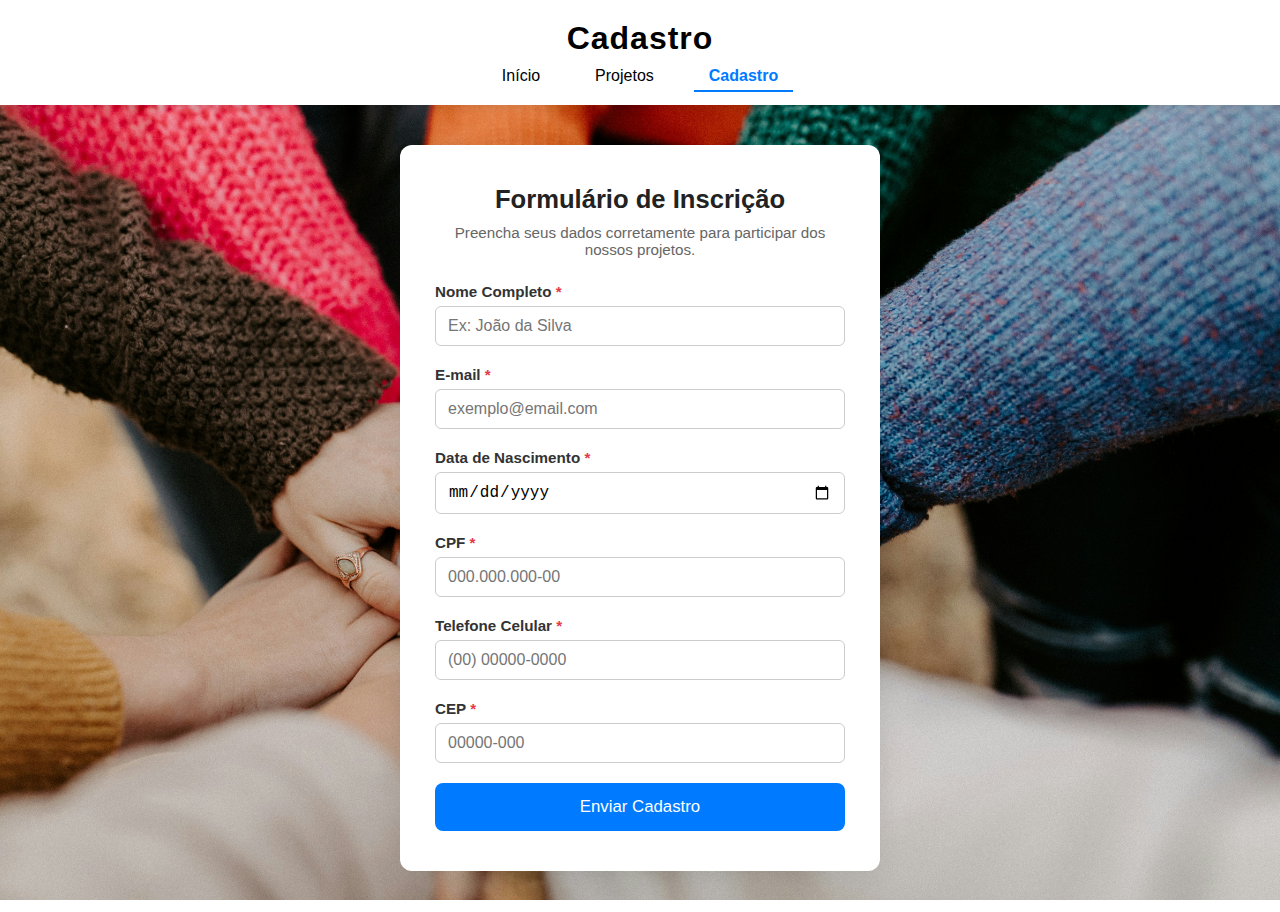
<file: cadastro.html>
<!DOCTYPE html>
<html lang="pt-BR">
<head>
  <meta charset="UTF-8">
  <meta name="viewport" content="width=device-width, initial-scale=1.0">
  <title>Cadastro</title>

  <!-- CSS externo -->
  <link rel="stylesheet" href="css/cadastro.css">
</head>

<body>
  <header>
    <h1>Cadastro</h1>
    <nav>
      <ul>
        <li><a href="index.html">Início</a></li>
        <li><a href="projetos.html">Projetos</a></li>
        <li><a href="cadastro.html" class="ativo">Cadastro</a></li>
      </ul>
    </nav>
  </header>

  <main class="form-container">
    <section class="form-card">
      <h2>Formulário de Inscrição</h2>
      <p>Preencha seus dados corretamente para participar dos nossos projetos.</p>

      <form>
        <div class="form-group">
          <label for="nome">Nome Completo <span>*</span></label>
          <input type="text" id="nome" name="nome" placeholder="Ex: João da Silva" required>
        </div>

        <div class="form-group">
          <label for="email">E-mail <span>*</span></label>
          <input type="email" id="email" name="email" placeholder="exemplo@email.com" required>
        </div>

        <div class="form-group">
          <label for="nascimento">Data de Nascimento <span>*</span></label>
          <input type="date" id="nascimento" name="nascimento" required>
        </div>

        <div class="form-group">
          <label for="cpf">CPF <span>*</span></label>
          <input type="text" id="cpf" name="cpf"
                 pattern="[0-9]{3}\.[0-9]{3}\.[0-9]{3}-[0-9]{2}"
                 placeholder="000.000.000-00"
                 title="Formato: 000.000.000-00" required>
        </div>

        <div class="form-group">
          <label for="telefone">Telefone Celular <span>*</span></label>
          <input type="tel" id="telefone" name="telefone"
                 pattern="\([0-9]{2}\) [0-9]{5}-[0-9]{4}"
                 placeholder="(00) 00000-0000"
                 title="Formato: (00) 00000-0000" required>
        </div>

        <div class="form-group">
          <label for="cep">CEP <span>*</span></label>
          <input type="text" id="cep" name="cep"
                 pattern="[0-9]{5}-[0-9]{3}"
                 placeholder="00000-000"
                 title="Formato: 00000-000" required>
        </div>

        <button type="submit" class="btn-submit">Enviar Cadastro</button>
      </form>
    </section>
  </main>
</body>
</html>
</file>
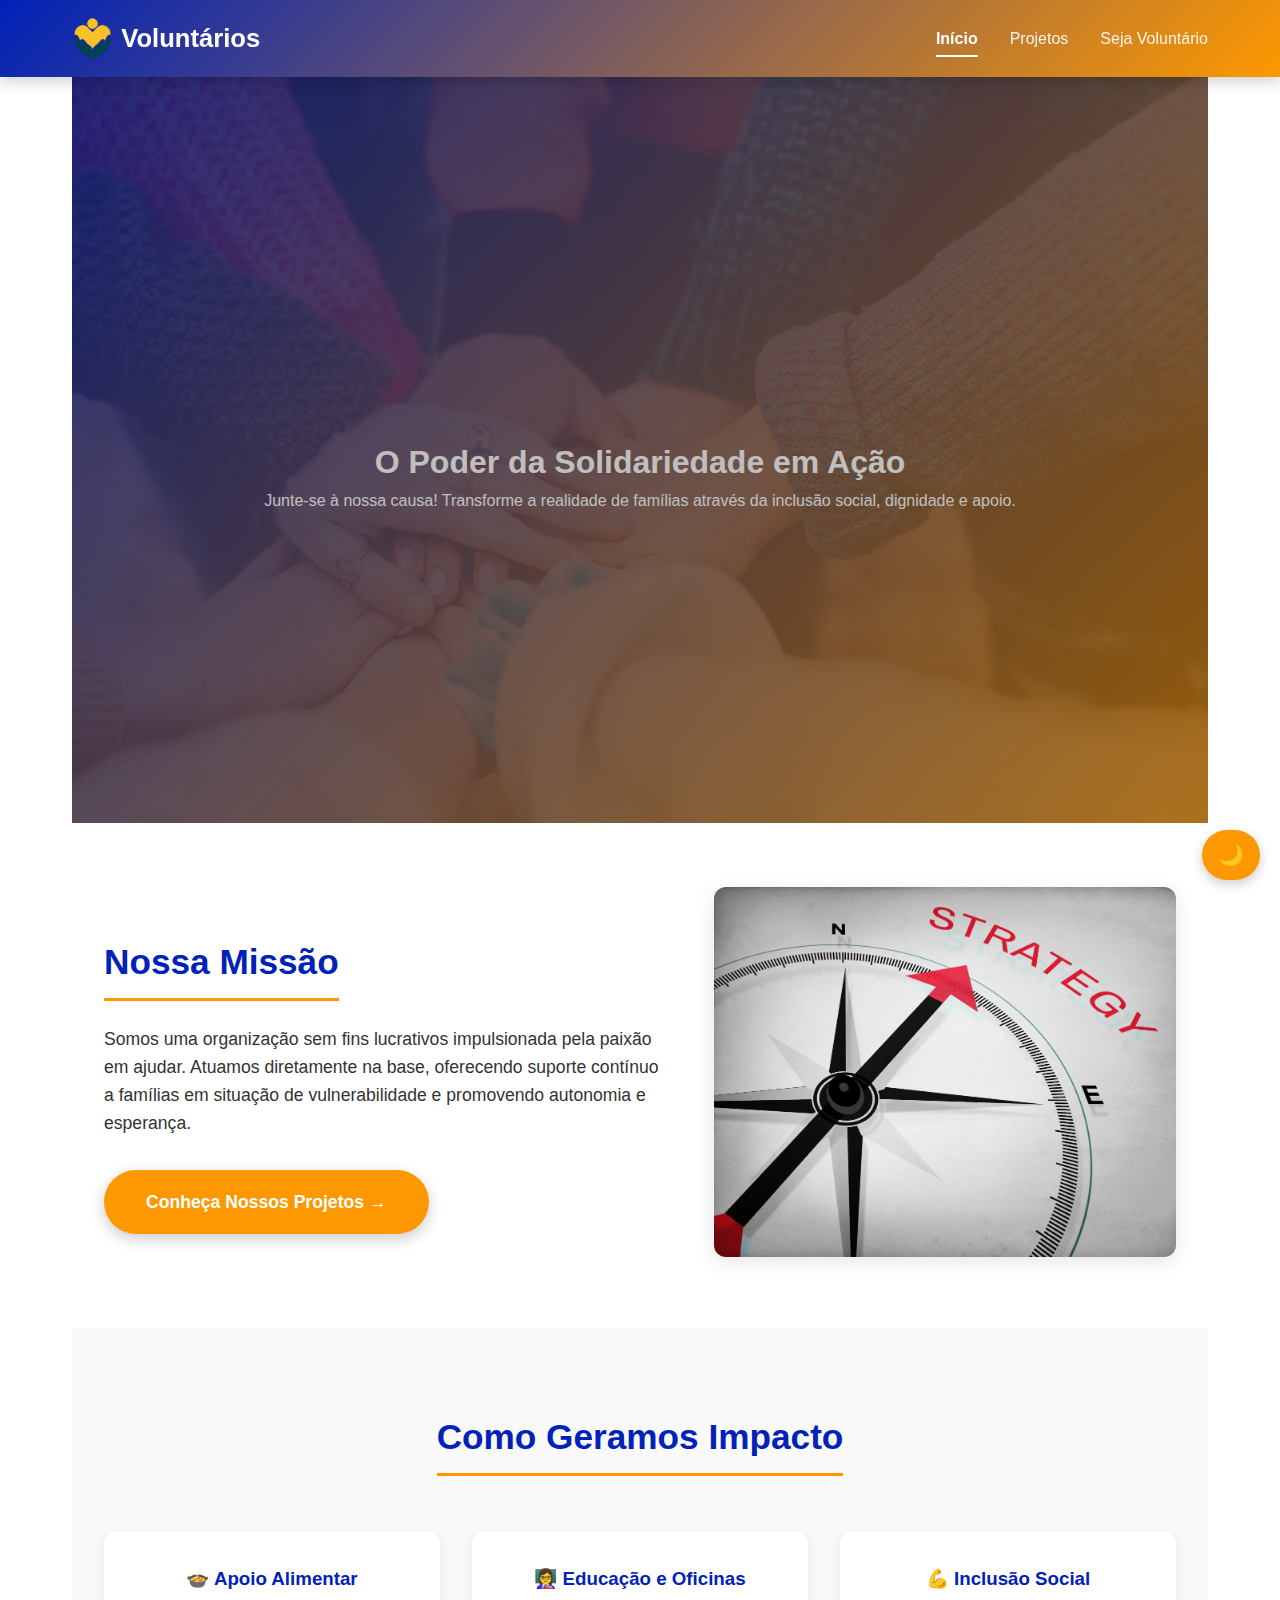
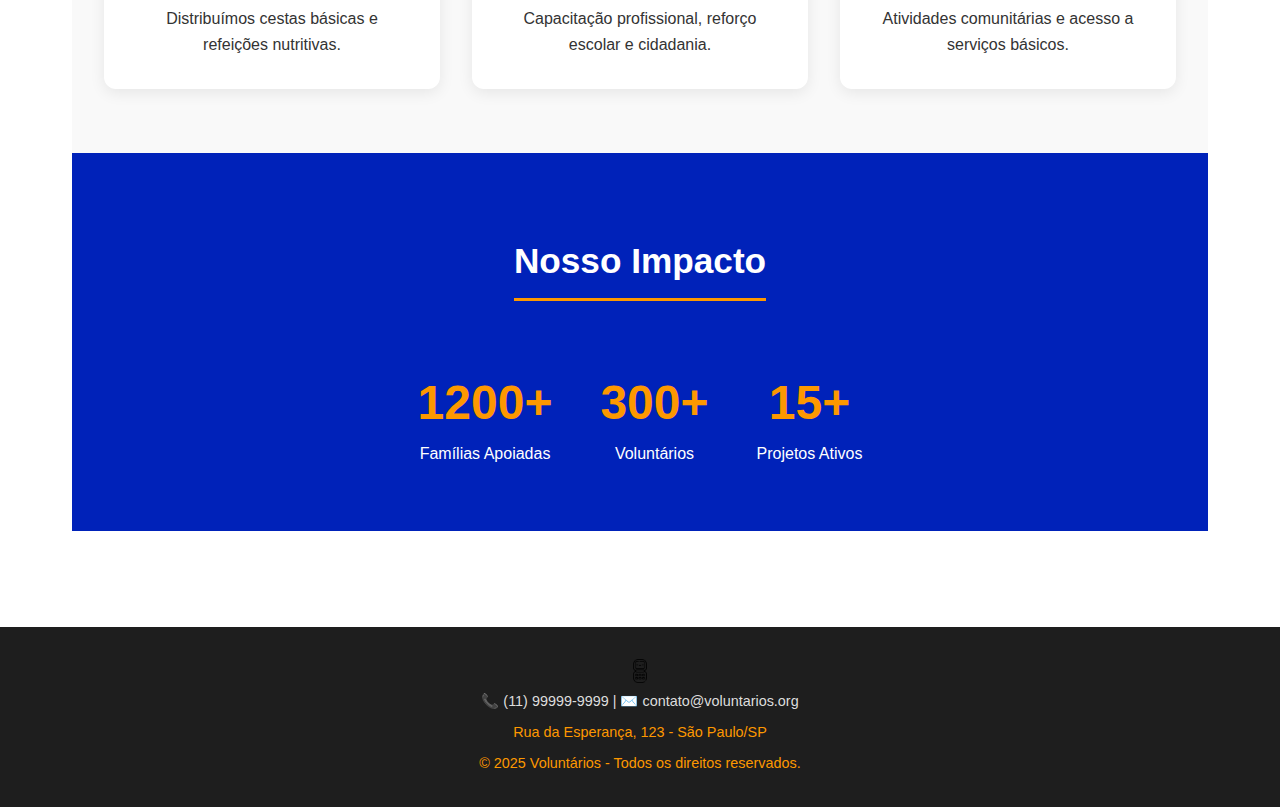
<file: index.min.html>
<!DOCTYPE html><html lang="pt-BR"><head><meta charset="UTF-8"><meta name="viewport" content="width=device-width,initial-scale=1.0"><title>💙 Voluntários | Faça a Diferença</title><meta name="description" content="Voluntários — uma rede solidária que transforma vidas por meio de projetos sociais e inclusão."><meta name="theme-color" content="#0022b9"><meta name="author" content="Projeto Voluntários"><meta name="robots" content="index,follow"><meta http-equiv="Cache-Control" content="max-age=31536000,must-revalidate"><link rel="preload" href="css/style.min.css" as="style"><link rel="preload" href="js/script.min.js" as="script"><link rel="icon" href="img/logo-removebg-preview.png" type="image/png"><link rel="stylesheet" href="css/style.min.css"></head><body><a href="#app" class="skip-to-content">Pular para o conteúdo principal</a><header><nav class="navbar" aria-label="Navegação principal"><div class="logo-container"><img src="img/logo-removebg-preview.png" alt="Logo do projeto Voluntários" class="logo" width="48" height="48" decoding="async"><span class="logo-text">Voluntários</span></div><button class="menu-toggle" aria-controls="navMenu" aria-expanded="false" aria-label="Abrir menu de navegação" onclick="toggleMenu()">☰</button><ul id="navMenu" class="nav-menu"><li><a href="#/home" class="active">Início</a></li><li><a href="#/projetos">Projetos</a></li><li><a href="#/cadastro">Seja Voluntário</a></li></ul></nav></header><main id="app" tabindex="-1" role="main"></main><button id="themeToggle" class="btn-secondary" aria-label="Alternar modo escuro/claro" title="Alternar modo escuro/claro">🌙</button><footer><div class="footer-container"><div class="footer-contact"><img src="img/phone.png" alt="Ícone de telefone" class="footer-icon" loading="lazy" width="24" height="24"><p>📞 (11) 99999-9999 | ✉️ contato@voluntarios.org</p><p>Rua da Esperança, 123 - São Paulo/SP</p></div><div class="footer-copy"><p>© 2025 Voluntários - Todos os direitos reservados.</p></div></div></footer><script src="js/script.min.js" defer></script></body></html>
</file>
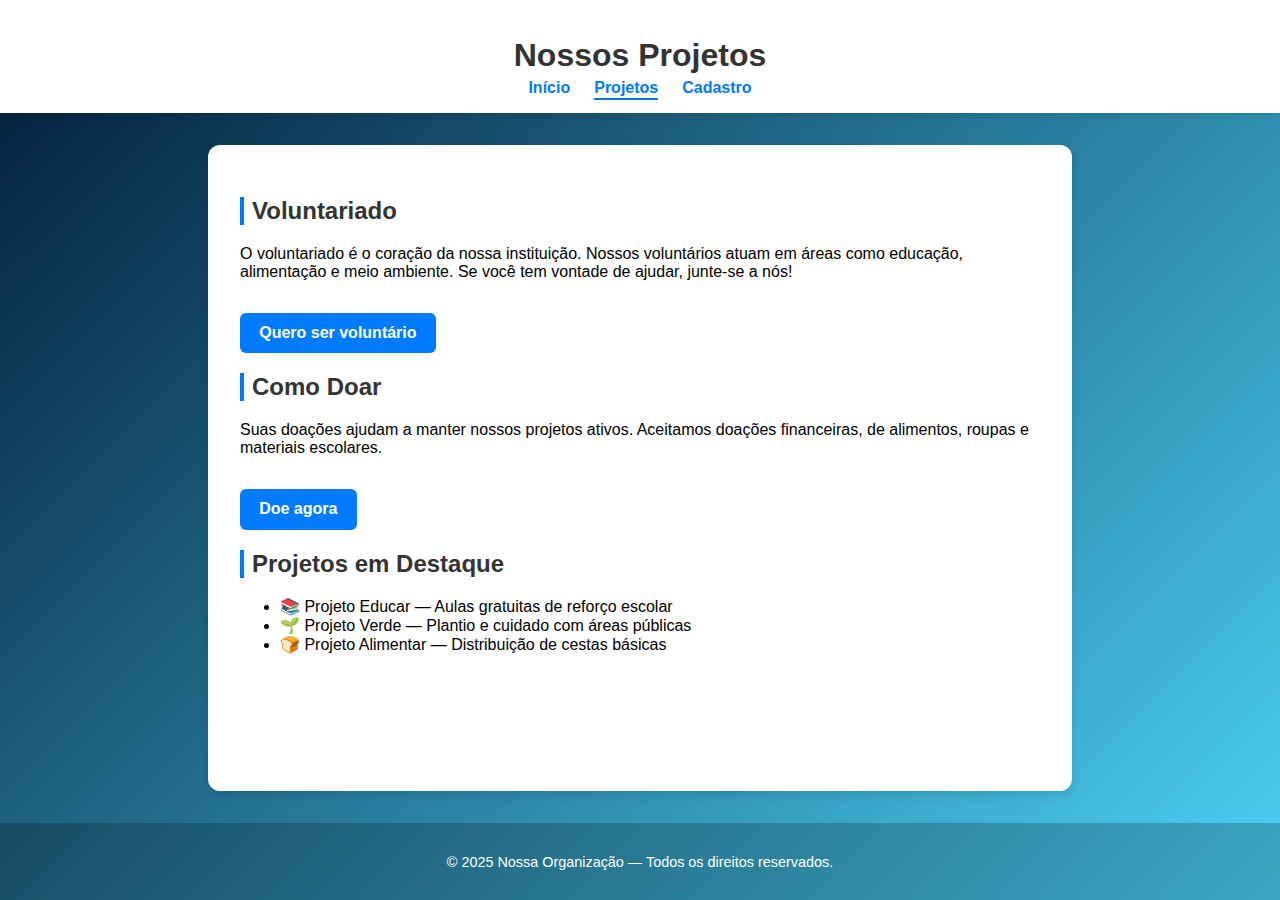
<file: projetos.html>
<!DOCTYPE html>
<html lang="pt-BR">
<head>
  <meta charset="UTF-8">
  <meta name="viewport" content="width=device-width, initial-scale=1.0">
  <title>Projetos Sociais | Nossa Organização</title>
  <link rel="stylesheet" href="css/styleproj.css">
</head>

<body>
  <header>
    <h1>Nossos Projetos</h1>
    <nav>
      <ul>
        <li><a href="index.html">Início</a></li>
        <li><a href="projetos.html" class="ativo">Projetos</a></li>
        <li><a href="cadastro.html">Cadastro</a></li>
      </ul>
    </nav>
  </header>

  <main class="conteudo">
    <section>
      <h2>Voluntariado</h2>
      <p>O voluntariado é o coração da nossa instituição. Nossos voluntários atuam em áreas como educação, alimentação e meio ambiente. Se você tem vontade de ajudar, junte-se a nós!</p>
      <p><a href="cadastro.html" class="botao">Quero ser voluntário</a></p>
    </section>

    <section>
      <h2>Como Doar</h2>
      <p>Suas doações ajudam a manter nossos projetos ativos. Aceitamos doações financeiras, de alimentos, roupas e materiais escolares.</p>
      <p><a href="cadastro.html" class="botao">Doe agora</a></p>
    </section>

    <section>
      <h2>Projetos em Destaque</h2>
      <ul>
        <li>📚 Projeto Educar — Aulas gratuitas de reforço escolar</li>
        <li>🌱 Projeto Verde — Plantio e cuidado com áreas públicas</li>
        <li>🍞 Projeto Alimentar — Distribuição de cestas básicas</li>
      </ul>
    </section>
  </main>

  <footer>
    <p>© 2025 Nossa Organização — Todos os direitos reservados.</p>
  </footer>
</body>
</html>
</file>
<file: css/styleproj.css>
/* Estilo geral */
body {
  font-family: 'Segoe UI', Tahoma, Geneva, Verdana, sans-serif;
  background: linear-gradient(135deg, #011a36, #4bd1f6);
  margin: 0;
  padding: 0;
  min-height: 100vh;
  display: flex;
  flex-direction: column;
}

/* Cabeçalho */
header {
  background: #fff;
  padding: 1rem 0;
  text-align: center;
  box-shadow: 0 2px 8px rgba(0,0,0,0.1);
}

header h1 {
  color: #333;
  margin-bottom: 0.3rem;
}

nav ul {
  list-style: none;
  padding: 0;
  margin: 0;
  display: flex;
  justify-content: center;
  gap: 1.5rem;
}

/* ======== Links do nav com linha animada ======== */
nav a {
  text-decoration: none;
  color: #007bff;
  font-weight: 600;
  padding-bottom: 4px; /* espaço para a linha */
  position: relative;
  transition: color 0.3s;
}

/* Linha animada ao passar o mouse */
nav a::after {
  content: "";
  position: absolute;
  width: 0%;
  height: 2px;
  bottom: 0;
  left: 0;
  background-color: #007bff; /* cor da linha */
  transition: width 0.3s;
}

nav a:hover::after {
  width: 100%;
}

/* Link ativo com linha permanente */
nav a.ativo {
  color: #007bff;
}

nav a.ativo::after {
  width: 100%;
}

/* Conteúdo principal */
main.conteudo {
  flex: 1;
  background: #fff;
  margin: 2rem auto;
  padding: 2rem;
  width: 90%;
  max-width: 800px;
  border-radius: 12px;
  box-shadow: 0 4px 10px rgba(0,0,0,0.1);
  animation: fadeIn 0.8s ease;
}

h2 {
  color: #333;
  border-left: 4px solid #007bff;
  padding-left: 8px;
}

/* Botões e links de ação */
.botao, button {
  display: inline-block;
  padding: 0.7rem 1.2rem;
  margin-top: 1rem;
  background: #007bff;
  color: white;
  border: none;
  border-radius: 6px;
  text-decoration: none;
  font-weight: 600;
  cursor: pointer;
  transition: background 0.3s;
}

.botao:hover, button:hover {
  background: #0056b3;
}

/* Formulário */
form {
  display: flex;
  flex-direction: column;
}

fieldset {
  border: none;
  padding: 0;
}

label {
  margin-top: 1rem;
  margin-bottom: 0.3rem;
  font-weight: 500;
}

input {
  padding: 0.7rem;
  border: 1px solid #ccc;
  border-radius: 6px;
  font-size: 1rem;
  transition: border-color 0.3s;
}

input:focus {
  border-color: #007bff;
  outline: none;
  box-shadow: 0 0 5px rgba(0, 123, 255, 0.3);
}

/* Rodapé */
footer {
  text-align: center;
  color: #fff;
  padding: 1rem;
  font-size: 0.9rem;
  background: rgba(0,0,0,0.2);
  margin-top: auto;
}

/* Animação */
@keyframes fadeIn {
  from {
    opacity: 0;
    transform: translateY(20px);
  }
  to {
    opacity: 1;
    transform: translateY(0);
  }
}

/* Responsividade */
@media (max-width: 600px) {
  main.conteudo {
    padding: 1.2rem;
    margin: 1rem;
  }

  nav ul {
    flex-direction: column;
    gap: 0.8rem;
  }
}
</file>
<file: css/cadastro.css>
/* ======== Reset básico ======== */
* {
  margin: 0;
  padding: 0;
  box-sizing: border-box;
}

/* ======== Corpo ======== */
body {
  font-family: "Segoe UI", Arial, sans-serif;
  background-image: url("../img/fundocad.jpg");
  background-size: cover;           /* A imagem cobre toda a tela */
  background-position: center;      /* Centraliza a imagem */
  background-repeat: no-repeat;     /* Evita repetição */
  background-attachment: fixed;     /* Faz o fundo ficar fixo ao rolar a página (opcional) */
  color: #333;
  min-height: 100vh;
}

/* ======== Cabeçalho ======== */
header {
  background-color: #ffffff;
  color: rgb(0, 0, 0);
  padding: 20px 0;
  text-align: center;
  box-shadow: 0 2px 10px rgba(0, 0, 0, 0.1);
}

header h1 {
  margin-bottom: 10px;
  font-size: 2rem;
  letter-spacing: 1px;
}

nav ul {
  list-style: none;
  display: flex;
  justify-content: center;
  gap: 25px;
}

/* ======== Links do nav com linha animada ======== */
nav a {
  color: rgb(0, 0, 0); /* cor do texto */
  text-decoration: none;
  font-weight: 500;
  padding: 8px 15px;
  border-radius: 6px;
  position: relative;
  transition: all 0.3s ease;
}

/* Linha inferior ao passar o mouse */
nav a::after {
  content: "";
  position: absolute;
  width: 0%;
  height: 2px;
  bottom: 0;
  left: 0;
  background-color: #007bff; /* cor da linha */
  transition: width 0.3s;
}

nav a:hover::after {
  width: 100%;
}

/* Link ativo */
nav a.ativo {
  color: #007bff; /* cor do link ativo */
  font-weight: 600;
}

nav a.ativo::after {
  width: 100%; /* linha permanente para o ativo */
}

/* ======== Container principal ======== */
.form-container {
  display: flex;
  justify-content: center;
  align-items: flex-start;
  padding: 40px 20px;
}

/* ======== Cartão do formulário ======== */
.form-card {
  background-color: #fff;
  max-width: 480px;
  width: 100%;
  padding: 40px 35px;
  border-radius: 12px;
  box-shadow: 0 4px 25px rgba(0, 0, 0, 0.1);
}

.form-card h2 {
  text-align: center;
  font-size: 1.6rem;
  color: #222;
  margin-bottom: 10px;
}

.form-card p {
  text-align: center;
  color: #666;
  margin-bottom: 25px;
  font-size: 0.95rem;
}

/* ======== Campos ======== */
.form-group {
  display: flex;
  flex-direction: column;
  margin-bottom: 20px;
}

label {
  font-weight: 600;
  margin-bottom: 6px;
  color: #333;
  font-size: 0.95rem;
}

label span {
  color: #e63946;
}

input {
  padding: 10px 12px;
  font-size: 1rem;
  border: 1px solid #ccc;
  border-radius: 6px;
  transition: all 0.2s ease;
}

input:focus {
  border-color: #007bff;
  box-shadow: 0 0 0 2px rgba(0, 123, 255, 0.15);
  outline: none;
}

/* ======== Botão ======== */
.btn-submit {
  background-color: #007bff;
  color: #fff;
  border: none;
  width: 100%;
  padding: 14px;
  font-size: 1.05rem;
  border-radius: 8px;
  cursor: pointer;
  transition: background-color 0.25s ease, transform 0.1s ease;
}

.btn-submit:hover {
  background-color: #0056b3;
  transform: scale(1.02);
}

/* ======== Responsividade ======== */
@media (max-width: 480px) {
  header h1 {
    font-size: 1.6rem;
  }

  nav ul {
    flex-direction: column;
    gap: 10px;
  }

  .form-card {
    padding: 30px 20px;
  }

  .btn-submit {
    font-size: 1rem;
  }
}
</file>
<file: css/style.min.css>
*{margin:0;padding:0;box-sizing:border-box}body{font-family:'Segoe UI',Tahoma,Geneva,Verdana,sans-serif;line-height:1.6;color:#333;background-color:#fff;transition:background-color .3s,color .3s}main{max-width:1200px;margin:0 auto;padding:2rem}h2{font-size:2.2rem;color:#0022b9;margin-bottom:1.5rem;text-align:center;padding-top:1rem;border-bottom:3px solid #fd9800;display:inline-block;padding-bottom:.5rem}header{background:linear-gradient(135deg,#0022b9 0%,#fd9800 100%);color:#fff;padding:1rem 0;position:fixed;width:100%;top:0;z-index:1000;box-shadow:0 4px 15px rgba(0,0,0,.2)}.navbar{max-width:1200px;margin:0 auto;display:flex;justify-content:space-between;align-items:center;padding:0 2rem}.logo-container{display:flex;align-items:center;gap:.6rem}.logo{height:45px;width:auto}.logo-text{font-size:1.6rem;font-weight:700}.nav-menu{display:flex;list-style:none;gap:2rem}nav a{color:#fff;text-decoration:none;transition:.3s;font-weight:500;opacity:.9;padding:.5rem 0;border-bottom:2px solid transparent}.nav-menu a:hover,.nav-menu a.active{opacity:1;font-weight:700;border-bottom:2px solid #fff}.menu-toggle{display:none;background:none;border:none;color:#fff;font-size:2rem;cursor:pointer}.hero{padding-top:70px;min-height:85vh;display:flex;align-items:center;justify-content:center;text-align:center;color:#fff;position:relative;overflow:hidden;background:linear-gradient(135deg,rgba(0,34,185,.85) 0%,rgba(253,152,0,.85) 100%),url("../img/fundocad.jpg") center/cover no-repeat;background-attachment:fixed}.hero::after{content:"";position:absolute;inset:0;background:rgba(0,0,0,.25)}.btn-primary,.btn-secondary{display:inline-block;text-decoration:none;padding:1rem 2.5rem;font-size:1.1rem;font-weight:700;border-radius:50px;border:2px solid transparent;cursor:pointer;transition:.3s;box-shadow:0 5px 15px rgba(0,0,0,.2)}.btn-primary{background:#0022b9;color:#fff}.btn-secondary{background:#fd9800;color:#fff}.btn-primary:hover{background:#001a8f;transform:translateY(-2px);box-shadow:0 8px 20px rgba(0,0,0,.3)}.btn-secondary:hover{background:#e68d00;transform:translateY(-2px);box-shadow:0 8px 20px rgba(0,0,0,.3)}.about{padding:4rem 2rem}.about-content{display:flex;align-items:center;justify-content:center;gap:3rem;flex-wrap:wrap}.about-text{flex:1 1 400px}.about-text p{font-size:1.1rem;margin-bottom:2rem}.about-image{flex:1 1 300px;text-align:center}.about-image img{max-width:100%;border-radius:12px;box-shadow:0 5px 20px rgba(0,0,0,.1)}.how-we-work{background:#f9f9f9;padding:4rem 2rem;text-align:center}.cards-container{display:flex;justify-content:center;gap:2rem;flex-wrap:wrap;margin-top:2rem}.card{background:#fff;padding:2rem;border-radius:12px;box-shadow:0 4px 15px rgba(0,0,0,.08);flex:1 1 300px;max-width:350px;transition:.3s}.card:hover{transform:translateY(-5px);box-shadow:0 8px 20px rgba(0,0,0,.15)}.card h3{color:#0022b9;margin-bottom:.75rem}.projects{padding:4rem 2rem;text-align:center}.projects-container{display:flex;flex-wrap:wrap;gap:2rem;justify-content:center}.project-card{background:#fff;border-radius:12px;box-shadow:0 4px 15px rgba(0,0,0,.1);overflow:hidden;max-width:350px;transition:.3s}.project-card:hover{transform:translateY(-5px)}.project-image{width:100%;height:200px;object-fit:cover}.project-info{padding:1.5rem;text-align:left}.doe{background:#eef2ff;padding:4rem 2rem;text-align:center}.donate-options{display:flex;flex-wrap:wrap;justify-content:center;gap:2rem;margin-top:2rem}.donate-card{background:#fff;padding:2rem;border-radius:12px;box-shadow:0 4px 15px rgba(0,0,0,.08);max-width:350px;flex:1 1 300px}.form-section{max-width:900px;margin:3rem auto;background:#fff;padding:2rem 2.5rem;border-radius:12px;box-shadow:0 4px 20px rgba(0,0,0,.08);animation:fadeIn .4s ease}.form-section h2{text-align:center;margin-bottom:2rem;font-size:1.8rem;color:#0022b9}form fieldset{border:1px solid #ddd;border-radius:10px;padding:1.5rem 2rem;margin-bottom:2rem;background:#fafafa;transition:.3s}form fieldset:hover{border-color:#0022b9;background:#fff}legend{font-weight:700;color:#0022b9;font-size:1.2rem}label{display:block;margin-bottom:.4rem;font-weight:500;color:#333}input,select,textarea{width:100%;padding:.8rem 1rem;margin-bottom:1rem;border:1px solid #ccc;border-radius:6px;font-size:1rem;background-color:#fff;color:#333;transition:.2s}input:focus,select:focus,textarea:focus{outline:none;border-color:#fd9800;box-shadow:0 0 0 3px rgba(253,152,0,.25)}textarea{resize:vertical;min-height:100px}.success-message{display:none;margin-top:1.5rem;text-align:center;background-color:#00a65a;color:#fff;padding:.8rem;border-radius:6px;font-weight:600;box-shadow:0 4px 12px rgba(0,0,0,.15);animation:fadeIn .4s ease}.success-message.show{display:block}@keyframes fadeIn{from{opacity:0;transform:translateY(5px)}to{opacity:1;transform:translateY(0)}}.stats-section{background:#0022b9;color:#fff;padding:4rem 2rem;text-align:center}.stats-section h2{color:#fff;border-bottom:3px solid #fd9800}.stats-container{display:flex;justify-content:center;gap:3rem;flex-wrap:wrap;margin-top:2.5rem}.stat-item .number{font-size:3rem;font-weight:800;color:#fd9800}footer{text-align:center;padding:2rem;background:#1e1e1e;color:#ddd;margin-top:4rem;font-size:.9rem}footer p:last-child{margin-top:.5rem;color:#fd9800}.footer-icon{width:24px;height:auto}.footer-copy p{margin-top:1rem;color:#fd9800}@media(max-width:850px){.nav-menu{display:none;flex-direction:column;position:absolute;width:100%;top:66px;left:0;background:#001a8f;padding:1rem 0}.nav-menu.active{display:flex}.menu-toggle{display:block}.about-content{flex-direction:column}.cards-container,.projects-container,.donate-options,.stats-container{flex-direction:column}.project-card,.donate-card{max-width:100%}.hero{padding-top:100px}}#themeToggle{position:fixed;bottom:20px;right:20px;z-index:9999;padding:.8rem 1rem;border:none;border-radius:50px;cursor:pointer;background:#fd9800;color:#fff;font-size:1.3rem;box-shadow:0 4px 12px rgba(0,0,0,.2);transition:.3s}#themeToggle:hover{background:#e68d00;transform:scale(1.05)}:root[data-theme=dark]{color-scheme:dark;background-color:#121212;color:#eee}:root[data-theme=dark] header{background:linear-gradient(135deg,#000,#c77800)}:root[data-theme=dark] .card,:root[data-theme=dark] .project-card,:root[data-theme=dark] .donate-card,:root[data-theme=dark] .form-section{background:#1b1b1b;color:#eee;box-shadow:0 0 10px rgba(255,255,255,.05)}:root[data-theme=dark] .btn-primary{background:#fff;color:#000}:root[data-theme=dark] .btn-secondary{background:#ff9f1a;color:#000}:root[data-theme=dark] .stats-section{background:#000;color:#ffb84d}:root[data-theme=dark] footer{background:#000;color:#ccc}
</file>
